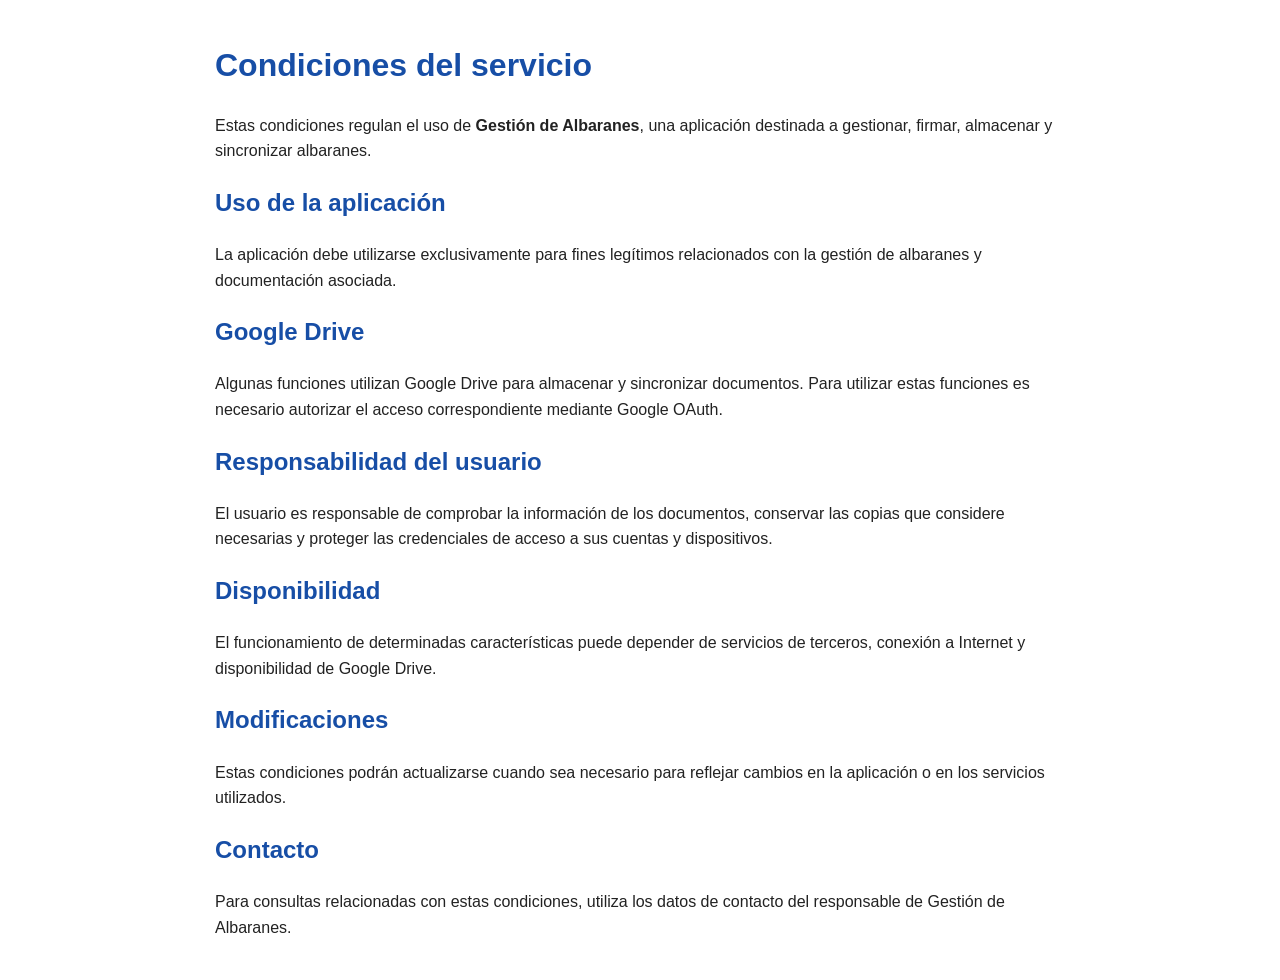
<file: condiciones.html>
<!doctype html>
<html lang="es">
<head>
  <meta charset="utf-8">
  <meta name="viewport" content="width=device-width, initial-scale=1">
  <title>Condiciones del servicio - Gestión de Albaranes</title>
  <style>
    body{font-family:Arial,sans-serif;max-width:850px;margin:40px auto;padding:0 20px;line-height:1.6;color:#222}
    h1,h2{color:#174ea6}
  </style>
</head>
<body>
<h1>Condiciones del servicio</h1>
<p>Estas condiciones regulan el uso de <strong>Gestión de Albaranes</strong>, una aplicación destinada a gestionar, firmar, almacenar y sincronizar albaranes.</p>

<h2>Uso de la aplicación</h2>
<p>La aplicación debe utilizarse exclusivamente para fines legítimos relacionados con la gestión de albaranes y documentación asociada.</p>

<h2>Google Drive</h2>
<p>Algunas funciones utilizan Google Drive para almacenar y sincronizar documentos. Para utilizar estas funciones es necesario autorizar el acceso correspondiente mediante Google OAuth.</p>

<h2>Responsabilidad del usuario</h2>
<p>El usuario es responsable de comprobar la información de los documentos, conservar las copias que considere necesarias y proteger las credenciales de acceso a sus cuentas y dispositivos.</p>

<h2>Disponibilidad</h2>
<p>El funcionamiento de determinadas características puede depender de servicios de terceros, conexión a Internet y disponibilidad de Google Drive.</p>

<h2>Modificaciones</h2>
<p>Estas condiciones podrán actualizarse cuando sea necesario para reflejar cambios en la aplicación o en los servicios utilizados.</p>

<h2>Contacto</h2>
<p>Para consultas relacionadas con estas condiciones, utiliza los datos de contacto del responsable de Gestión de Albaranes.</p>
</body>
</html>
</file>
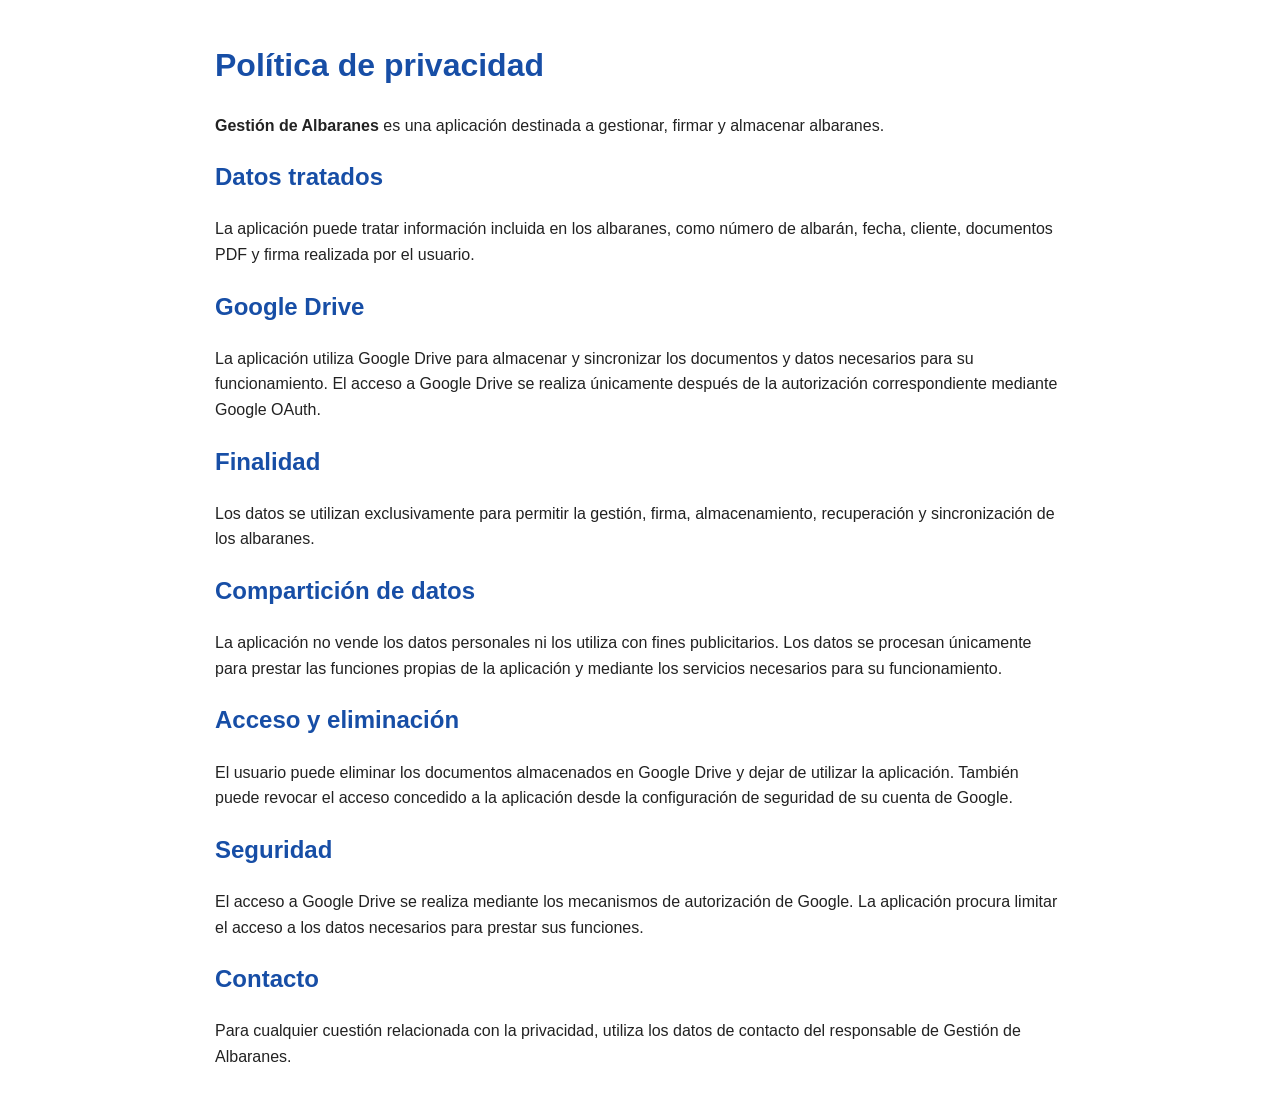
<file: privacidad.html>
<!doctype html>
<html lang="es">
<head>
  <meta charset="utf-8">
  <meta name="viewport" content="width=device-width, initial-scale=1">
  <title>Política de privacidad - Gestión de Albaranes</title>
  <style>
    body{font-family:Arial,sans-serif;max-width:850px;margin:40px auto;padding:0 20px;line-height:1.6;color:#222}
    h1,h2{color:#174ea6}
  </style>
</head>
<body>
<h1>Política de privacidad</h1>
<p><strong>Gestión de Albaranes</strong> es una aplicación destinada a gestionar, firmar y almacenar albaranes.</p>

<h2>Datos tratados</h2>
<p>La aplicación puede tratar información incluida en los albaranes, como número de albarán, fecha, cliente, documentos PDF y firma realizada por el usuario.</p>

<h2>Google Drive</h2>
<p>La aplicación utiliza Google Drive para almacenar y sincronizar los documentos y datos necesarios para su funcionamiento. El acceso a Google Drive se realiza únicamente después de la autorización correspondiente mediante Google OAuth.</p>

<h2>Finalidad</h2>
<p>Los datos se utilizan exclusivamente para permitir la gestión, firma, almacenamiento, recuperación y sincronización de los albaranes.</p>

<h2>Compartición de datos</h2>
<p>La aplicación no vende los datos personales ni los utiliza con fines publicitarios. Los datos se procesan únicamente para prestar las funciones propias de la aplicación y mediante los servicios necesarios para su funcionamiento.</p>

<h2>Acceso y eliminación</h2>
<p>El usuario puede eliminar los documentos almacenados en Google Drive y dejar de utilizar la aplicación. También puede revocar el acceso concedido a la aplicación desde la configuración de seguridad de su cuenta de Google.</p>

<h2>Seguridad</h2>
<p>El acceso a Google Drive se realiza mediante los mecanismos de autorización de Google. La aplicación procura limitar el acceso a los datos necesarios para prestar sus funciones.</p>

<h2>Contacto</h2>
<p>Para cualquier cuestión relacionada con la privacidad, utiliza los datos de contacto del responsable de Gestión de Albaranes.</p>
</body>
</html>
</file>
